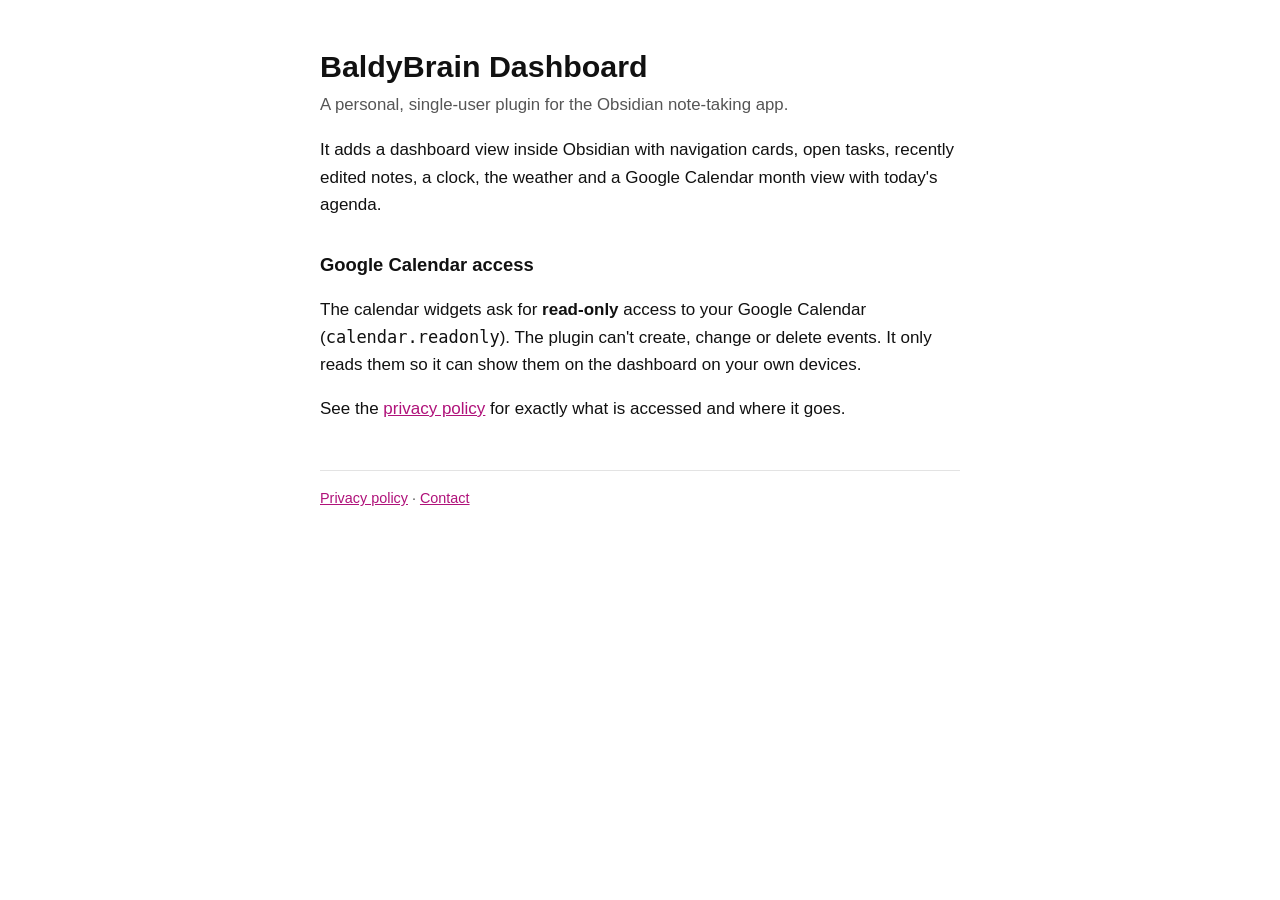
<file: index.html>
<!doctype html>
<html lang="en">
<head>
	<meta charset="utf-8">
	<meta name="viewport" content="width=device-width, initial-scale=1">
	<title>BaldyBrain Dashboard</title>
	<meta name="description" content="A personal Obsidian plugin that shows a dashboard of notes, tasks, weather and your Google Calendar.">
	<link rel="stylesheet" href="style.css">
</head>
<body>
<main>
	<h1>BaldyBrain Dashboard</h1>
	<p class="lede">A personal, single-user plugin for the Obsidian note-taking app.</p>

	<p>It adds a dashboard view inside Obsidian with navigation cards, open tasks, recently edited notes, a clock, the weather and a Google Calendar month view with today's agenda.</p>

	<h2>Google Calendar access</h2>
	<p>The calendar widgets ask for <strong>read-only</strong> access to your Google Calendar (<code>calendar.readonly</code>). The plugin can't create, change or delete events. It only reads them so it can show them on the dashboard on your own devices.</p>
	<p>See the <a href="privacy.html">privacy policy</a> for exactly what is accessed and where it goes.</p>

	<footer>
		<a href="privacy.html">Privacy policy</a> ·
		<a href="https://github.com/BlindOpimism/baldybrain-dashboard/issues">Contact</a>
	</footer>
</main>
</body>
</html>
</file>
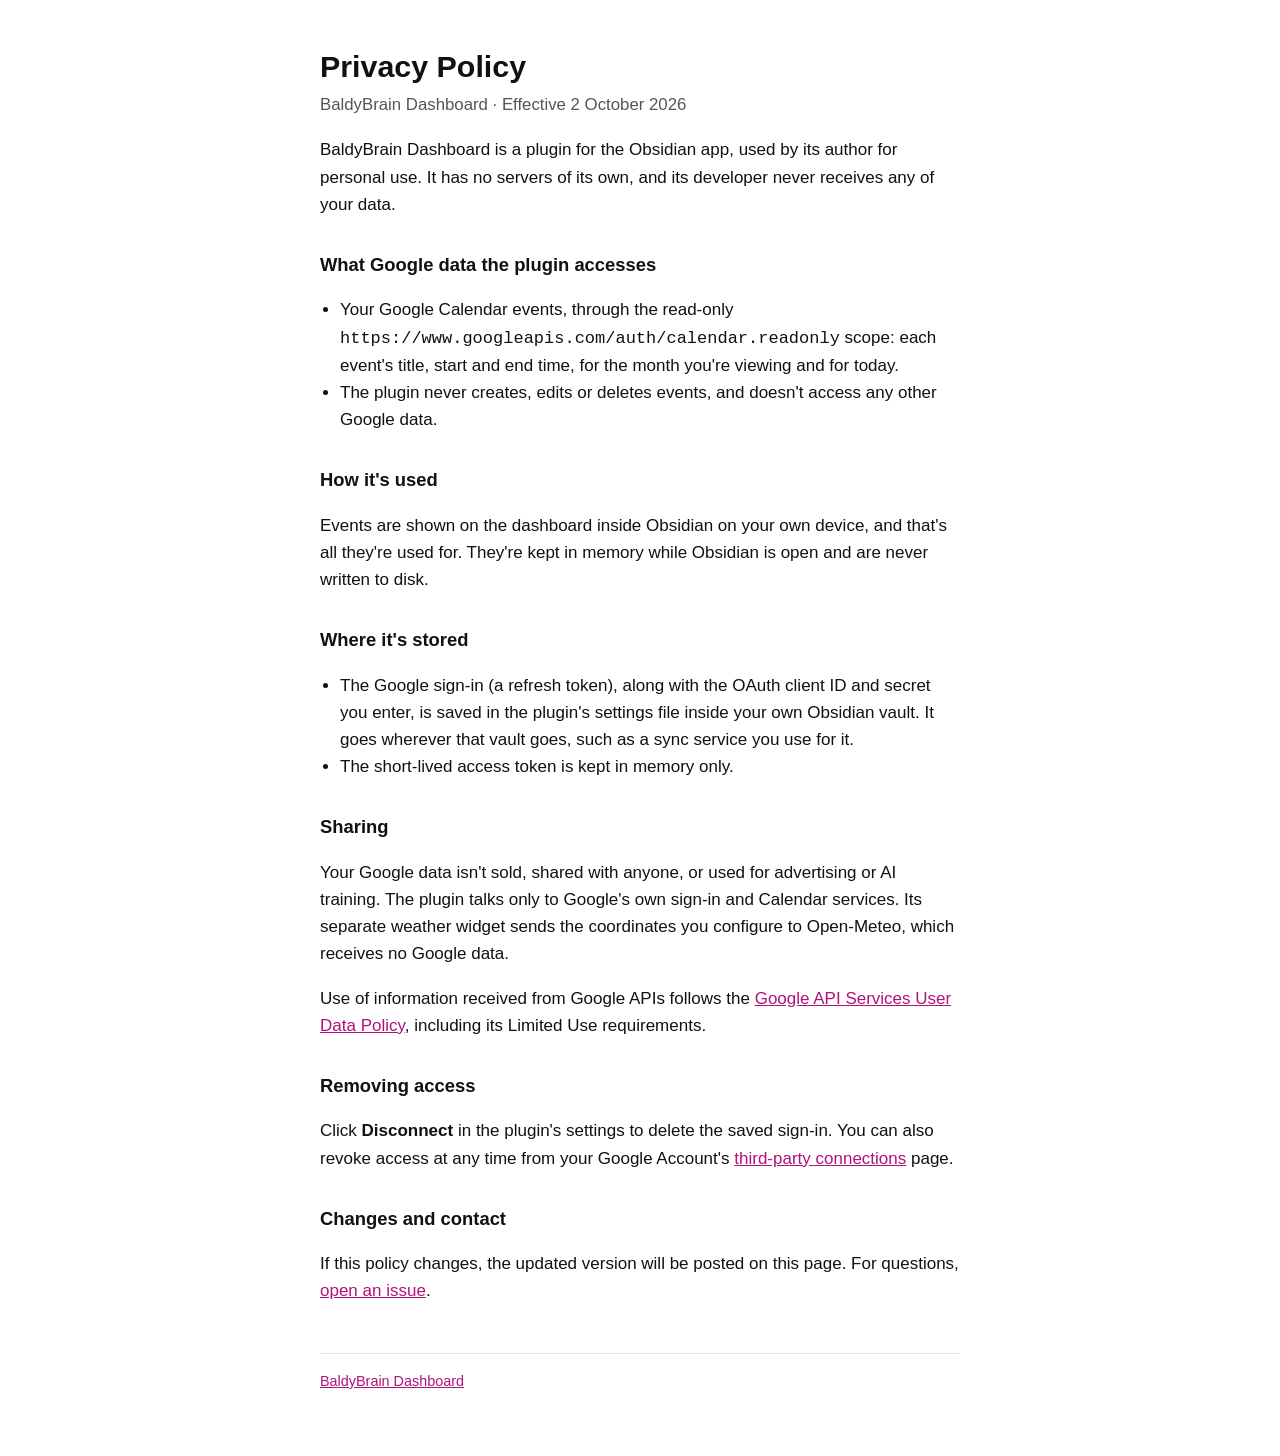
<file: privacy.html>
<!doctype html>
<html lang="en">
<head>
	<meta charset="utf-8">
	<meta name="viewport" content="width=device-width, initial-scale=1">
	<title>Privacy Policy</title>
	<meta name="description" content="Privacy policy for the BaldyBrain Dashboard Obsidian plugin.">
	<link rel="stylesheet" href="style.css">
</head>
<body>
<main>
	<h1>Privacy Policy</h1>
	<p class="lede">BaldyBrain Dashboard · Effective 2 October 2026</p>

	<p>BaldyBrain Dashboard is a plugin for the Obsidian app, used by its author for personal use. It has no servers of its own, and its developer never receives any of your data.</p>

	<h2>What Google data the plugin accesses</h2>
	<ul>
		<li>Your Google Calendar events, through the read-only <code>https://www.googleapis.com/auth/calendar.readonly</code> scope: each event's title, start and end time, for the month you're viewing and for today.</li>
		<li>The plugin never creates, edits or deletes events, and doesn't access any other Google data.</li>
	</ul>

	<h2>How it's used</h2>
	<p>Events are shown on the dashboard inside Obsidian on your own device, and that's all they're used for. They're kept in memory while Obsidian is open and are never written to disk.</p>

	<h2>Where it's stored</h2>
	<ul>
		<li>The Google sign-in (a refresh token), along with the OAuth client ID and secret you enter, is saved in the plugin's settings file inside your own Obsidian vault. It goes wherever that vault goes, such as a sync service you use for it.</li>
		<li>The short-lived access token is kept in memory only.</li>
	</ul>

	<h2>Sharing</h2>
	<p>Your Google data isn't sold, shared with anyone, or used for advertising or AI training. The plugin talks only to Google's own sign-in and Calendar services. Its separate weather widget sends the coordinates you configure to Open-Meteo, which receives no Google data.</p>
	<p>Use of information received from Google APIs follows the <a href="https://developers.google.com/terms/api-services-user-data-policy">Google API Services User Data Policy</a>, including its Limited Use requirements.</p>

	<h2>Removing access</h2>
	<p>Click <strong>Disconnect</strong> in the plugin's settings to delete the saved sign-in. You can also revoke access at any time from your Google Account's <a href="https://myaccount.google.com/connections">third-party connections</a> page.</p>

	<h2>Changes and contact</h2>
	<p>If this policy changes, the updated version will be posted on this page. For questions, <a href="https://github.com/BlindOpimism/baldybrain-dashboard/issues">open an issue</a>.</p>

	<footer><a href="./">BaldyBrain Dashboard</a></footer>
</main>
</body>
</html>
</file>
<file: style.css>
:root {
	--bg: #ffffff;
	--text: #111111;
	--muted: #555555;
	--accent: #b0127a;
	--rule: #e3e3e3;
}
@media (prefers-color-scheme: dark) {
	:root {
		--bg: #000000;
		--text: #f2f2f2;
		--muted: #a8a8a8;
		--accent: #ff4fd8;
		--rule: #2a2a2a;
	}
}
* { box-sizing: border-box; }
body {
	margin: 0;
	background: var(--bg);
	color: var(--text);
	font: 17px/1.6 -apple-system, BlinkMacSystemFont, "Segoe UI", Roboto, sans-serif;
}
main { max-width: 42rem; margin: 0 auto; padding: 3rem 16px 4rem; }
h1 { font-size: 1.9rem; line-height: 1.2; margin: 0 0 0.5rem; }
h2 { font-size: 1.15rem; margin: 2rem 0 0.5rem; }
p, li { color: var(--text); }
.lede { color: var(--muted); font-size: 1.05rem; margin-top: 0; }
a { color: var(--accent); }
ul { padding-left: 1.25rem; }
footer { margin-top: 3rem; padding-top: 1rem; border-top: 1px solid var(--rule); color: var(--muted); font-size: 0.9rem; }
</file>
